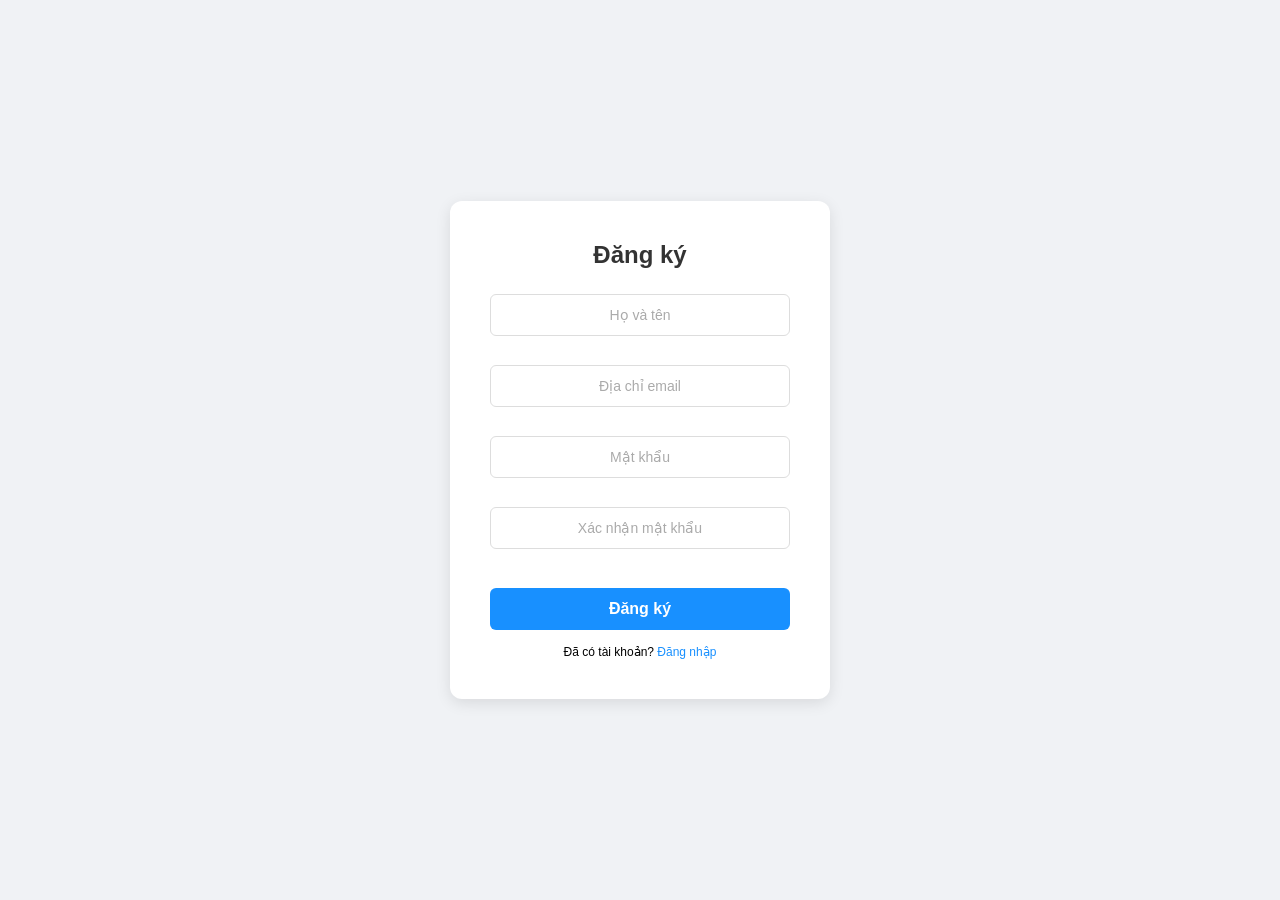
<file: index.html>
<!DOCTYPE html>
<html lang="vi">

<head>
    <meta charset="UTF-8">
    <meta name="viewport" content="width=device-width, initial-scale=1.0">
    <title>Đăng ký - Quản lý dự án</title>
    <link rel="stylesheet" href="../css/register.css">
</head>

<body>
    <div class="auth-wrapper">
        <div class="auth-card">
            <h2>Đăng ký</h2>
            <form id="registerForm">
                <div class="input-group">
                    <input type="text" id="fullname" placeholder="Họ và tên">
                    <span class="error-text" id="nameError"></span>
                </div>
                <div class="input-group">
                    <input type="text" id="email" placeholder="Địa chỉ email">
                    <span class="error-text" id="emailError"></span>
                </div>
                <div class="input-group">
                    <input type="password" id="password" placeholder="Mật khẩu">
                    <span class="error-text" id="passError"></span>
                </div>
                <div class="input-group">
                    <input type="password" id="confirmPassword" placeholder="Xác nhận mật khẩu">
                    <span class="error-text" id="confirmError"></span>
                </div>
                <button type="submit" class="btn-blue">Đăng ký</button>
                <p>Đã có tài khoản? <a href="../pages/login.html">Đăng nhập</a></p>
            </form>
        </div>
    </div>
    <script src="../js/register.js"></script>
</body>

</html>
</file>
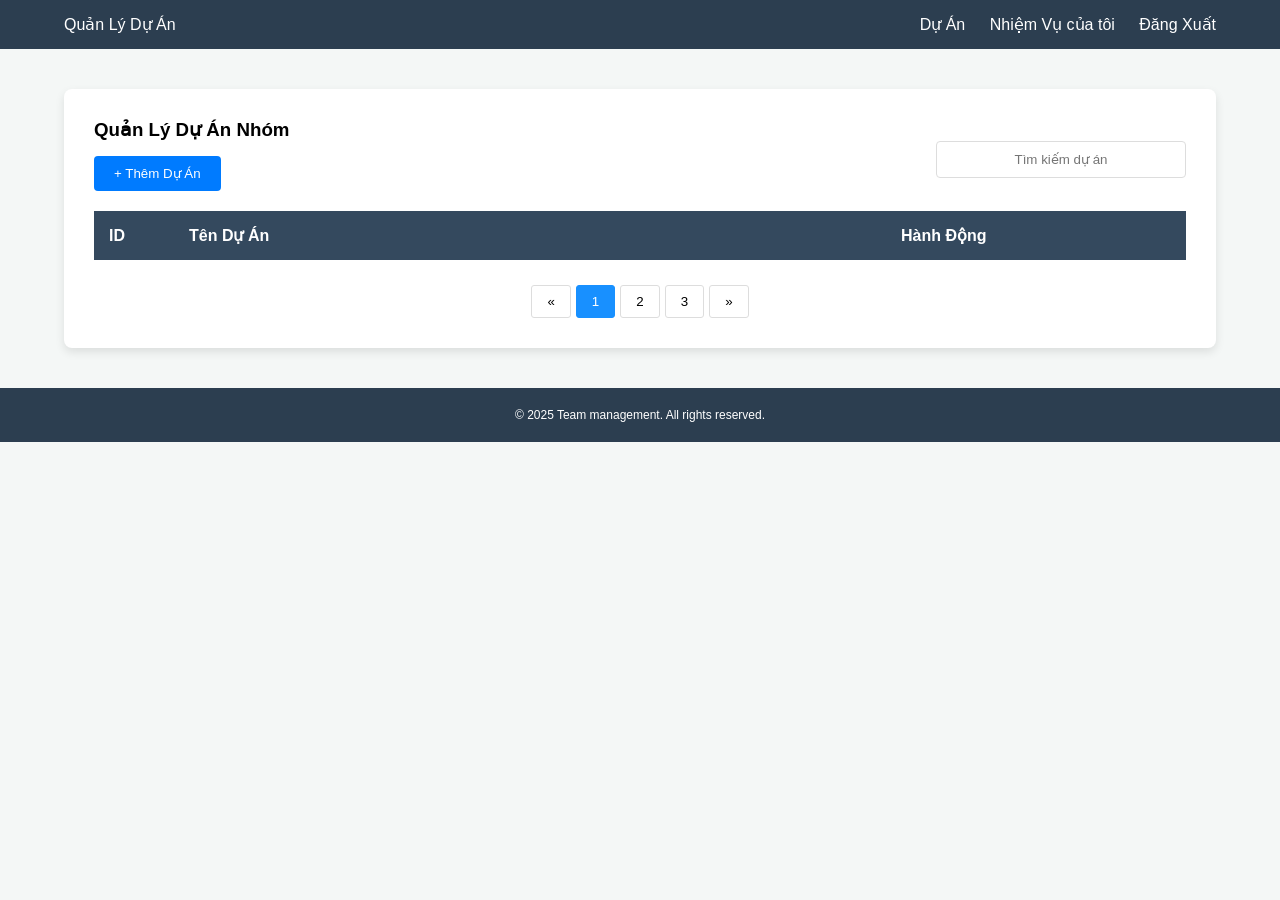
<file: dashboard.html>
<!DOCTYPE html>
<html lang="vi">

<head>
    <meta charset="UTF-8">
    <meta name="viewport" content="width=device-width, initial-scale=1.0">
    <title>Quản Lý Dự Án - Dashboard</title>
    <link rel="stylesheet" href="../css/dashboard.css">
</head>

<body>
    <nav class="navbar">
        <div class="nav-brand">Quản Lý Dự Án</div>
        <div class="nav-links">
            <span>Dự Án</span>
            <span>Nhiệm Vụ của tôi</span>
            <a href="../pages/login.html" id="logoutBtn">Đăng Xuất</a>
        </div>
    </nav>

    <div class="main-content">
        <div class="card">
            <h3>Quản Lý Dự Án Nhóm</h3>
            <div class="toolbar">
                <button class="btn-add" id="openAddModal">+ Thêm Dự Án</button>
                <div class="search-box">
                    <input type="text" id="searchInput" placeholder="Tìm kiếm dự án">
                </div>
            </div>

            <table class="data-table">
                <thead>
                    <tr>
                        <th style="width: 80px;">ID</th>
                        <th>Tên Dự Án</th>
                        <th style="width: 300px;">Hành Động</th>
                    </tr>
                </thead>
                <tbody id="projectList">
                    
                </tbody>
            </table>

            <div class="pagination">
                <button>&laquo;</button>
                <button class="active">1</button>
                <button>2</button>
                <button>3</button>
                <button>&raquo;</button>
            </div>
        </div>
    </div>

    <div class="modal-overlay" id="projectModal">
        <div class="modal-box">
            <div class="modal-header">
                <h3>Thêm/sửa dự án</h3>
                <span class="close-btn" onclick="closeProjectModal()">&times;</span>
            </div>
            <div class="modal-body">
                <form id="projectForm">
                    <div class="input-group">
                        <label>Tên dự án</label>
                        <input type="text" id="projectName" placeholder="Nhập tên dự án">
                        <span class="error-text" id="nameError" style="display: none; color: red;">Tên danh mục đã tồn tại</span>
                    </div>
                    <div class="input-group">
                        <label>Mô tả dự án</label>
                        <textarea id="projectDesc" rows="4"></textarea>
                    </div>
                </form>
            </div>
            <div class="modal-footer">
                <button class="btn-cancel" onclick="closeProjectModal()">Huỷ</button>
                <button class="btn-save" id="saveProjectBtn">Lưu</button>
            </div>
        </div>
    </div>

    <div class="modal-overlay" id="deleteConfirmModal">
        <div class="modal-box small-modal">
            <div class="modal-header no-border">
                <h3>Xác nhận xoá</h3>
                <span class="close-btn" onclick="closeDeleteModal()">&times;</span>
            </div>
            <div class="modal-body text-center">
                <p>Bạn chắc chắn muốn xoá dự án này?</p>
            </div>
            <div class="modal-footer no-border center-actions">
                <button class="btn-cancel" onclick="closeDeleteModal()">Huỷ</button>
                <button class="btn-delete-confirm" id="confirmDeleteBtn">Xoá</button>
            </div>
        </div>
    </div>
    <footer class="footer">
        © 2025 Team management. All rights reserved.
    </footer>
    <script src="../js/dashboard.js"></script>
</body>

</html>
</file>
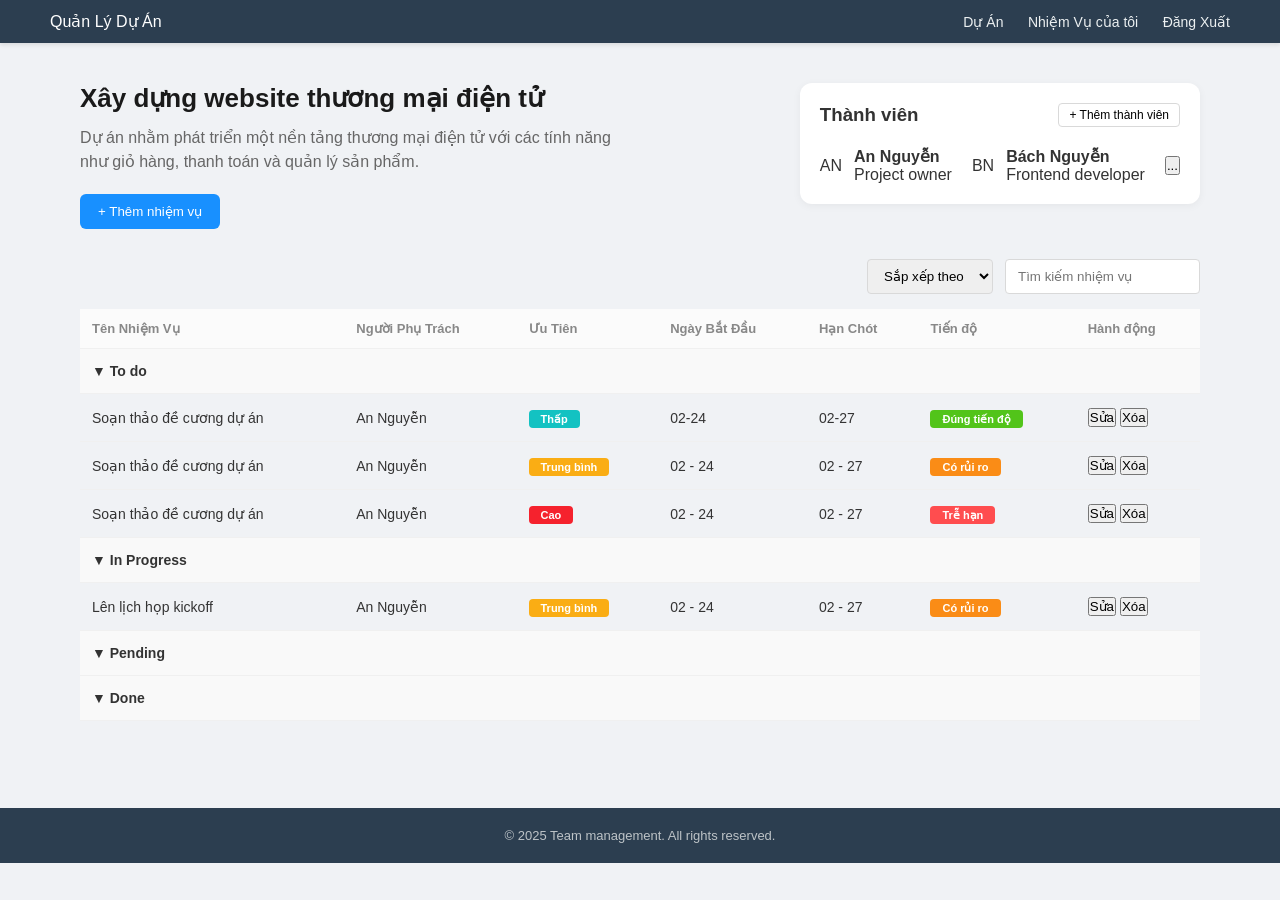
<file: detail.html>
<!DOCTYPE html>
<html lang="vi">

<head>
    <meta charset="UTF-8">
    <meta name="viewport" content="width=device-width, initial-scale=1.0">
    <title>Chi Tiết Dự Án</title>
    <link rel="stylesheet" href="../css/detail.css">
</head>

<body>
    <nav class="navbar">
        <div class="nav-brand">Quản Lý Dự Án</div>
        <div class="nav-links">
            <a href="dashboard.html">Dự Án</a>
            <span>Nhiệm Vụ của tôi</span>
            <a href="login.html">Đăng Xuất</a>
        </div>
    </nav>

    <div class="container">
        <div class="project-header">
            <div class="project-info">
                <h1>Xây dựng website thương mại điện tử</h1>
                <p>Dự án nhằm phát triển một nền tảng thương mại điện tử với các tính năng như giỏ hàng, thanh toán và
                    quản lý sản phẩm.</p>
                <button class="btn-add-task" onclick="openModal('taskModal')">+ Thêm nhiệm vụ</button>
            </div>

            <div class="member-section">
                <div class="member-header">
                    <h3>Thành viên</h3>
                    <button class="btn-outline" onclick="openModal('addMemberModal')">+ Thêm thành viên</button>
                </div>
                <div class="member-list">
                    <div class="member-item">
                        <div class="avatar blue">AN</div>
                        <div>
                            <strong>An Nguyễn</strong><br>
                            <span>Project owner</span>
                        </div>
                    </div>
                    <div class="member-item">
                        <div class="avatar purple">BN</div>
                        <div>
                            <strong>Bách Nguyễn</strong><br>
                            <span>Frontend developer</span>
                        </div>
                    </div>
                    <button class="btn-more" onclick="openModal('memberListModal')">...</button>
                </div>
            </div>
        </div>

        <div class="toolbar">
            <select class="sort-select">
                <option>Sắp xếp theo</option>
            </select>
            <input type="text" placeholder="Tìm kiếm nhiệm vụ" class="search-task">
        </div>

        <div class="task-table-container">
            <table class="task-table">
                <thead>
                    <tr>
                        <th>Tên Nhiệm Vụ</th>
                        <th>Người Phụ Trách</th>
                        <th>Ưu Tiên</th>
                        <th>Ngày Bắt Đầu</th>
                        <th>Hạn Chót</th>
                        <th>Tiến độ</th>
                        <th>Hành động</th>
                    </tr>
                </thead>
                <tbody id="taskBody">
                    <tr class="group-row">
                        <td colspan="7">▼ To do</td>
                    </tr>
                    <tr>
                        <td>Soạn thảo đề cương dự án</td>
                        <td>An Nguyễn</td>
                        <td><span class="badge priority-low">Thấp</span></td>
                        <td>02-24</td>
                        <td>02-27</td>
                        <td><span class="badge status-good">Đúng tiến độ</span></td>
                        <td>
                            <button class="btn-edit" onclick="openModal('taskModal')">Sửa</button>
                            <button class="btn-del" onclick="openModal('deleteConfirmModal')">Xóa</button>
                        </td>
                    </tr>
                    <tr>
                        <td>Soạn thảo đề cương dự án</td>
                        <td>An Nguyễn</td>
                        <td><span class="badge priority-medium">Trung bình</span></td>
                        <td class="date-cell">02 - 24</td>
                        <td class="date-cell blue-text">02 - 27</td>
                        <td><span class="badge status-risk">Có rủi ro</span></td>
                        <td>
                            <button class="btn-edit" onclick="openModal('taskModal')">Sửa</button>
                            <button class="btn-del" onclick="openModal('deleteConfirmModal')">Xóa</button>
                        </td>
                    </tr>
                    <tr>
                        <td>Soạn thảo đề cương dự án</td>
                        <td>An Nguyễn</td>
                        <td><span class="badge priority-high">Cao</span></td>
                        <td class="date-cell">02 - 24</td>
                        <td class="date-cell blue-text">02 - 27</td>
                        <td><span class="badge status-late">Trễ hạn</span></td>
                        <td>
                            <button class="btn-edit">Sửa</button>
                            <button class="btn-del">Xóa</button>
                        </td>

                    <tr class="group-row">
                        <td colspan="7">▼ In Progress</td>
                    </tr>
                    <tr>
                        <td>Lên lịch họp kickoff</td>
                        <td>An Nguyễn</td>
                        <td><span class="badge priority-medium">Trung bình</span></td>
                        <td class="date-cell">02 - 24</td>
                        <td class="date-cell blue-text">02 - 27</td>
                        <td><span class="badge status-risk">Có rủi ro</span></td>
                        <td>
                            <button class="btn-edit" onclick="openModal('taskModal')">Sửa</button>
                            <button class="btn-del" onclick="openModal('deleteConfirmModal')">Xóa</button>
                        </td>
                    </tr>
                    <tr class="group-row">
                        <td colspan="7">▼ Pending</td>
                    </tr>
                    <tr class="group-row">
                        <td colspan="7">▼ Done</td>
                    </tr>
                </tbody>
            </table>
        </div>
    </div>

    <div class="modal-overlay" id="taskModal">
        <div class="modal-box">
            <div class="modal-header">
                <h3>Thêm/sửa nhiệm vụ</h3>
                <span class="close-btn" onclick="closeModal('taskModal')">&times;</span>
            </div>
            <div class="modal-body">
                <div class="form-group">
                    <label>Tên nhiệm vụ</label>
                    <input type="text" class="input-error" value="Soạn thảo đề cương dự án"
                        placeholder="Nhập tên nhiệm vụ...">
                    <!-- <span class="error-text">Tên nhiệm vụ đã tồn tại</span> -->
                </div>

                <div class="form-group">
                    <label>Người phụ trách</label>
                    <select>
                        <option>Chọn người phụ trách</option>
                        <option selected>An Nguyễn</option>
                        <option>Bách Nguyễn</option>
                    </select>
                </div>

                <div class="form-group">
                    <label>Trạng thái</label>
                    <select>
                        <option>Chọn trạng thái nhiệm vụ</option>
                        <option selected>To do</option>
                        <option>In Progress</option>
                    </select>
                </div>


                <div class="form-group">
                    <label>Ngày bắt đầu</label>
                    <input type="date">
                </div>
                <div class="form-group">
                    <label>Hạn cuối</label>
                    <input type="date">
                </div>

                <div class="form-group">
                    <label>Độ ưu tiên</label>
                    <select>
                        <option>Chọn độ ưu tiên</option>
                        <option selected>Thấp</option>
                        <option>Trung bình</option>
                        <option>Cao</option>
                    </select>
                </div>
                <div class="form-group">
                    <label>Tiến độ</label>
                    <select>
                        <option>Chọn tiến độ</option>
                        <option selected>Đúng tiến độ</option>
                        <option>Có rủi ro</option>
                        <option>Trễ hạn</option>
                    </select>
                </div>
            </div>
            <div class="modal-footer">
                <button class="btn-gray" onclick="closeModal('taskModal')">Huỷ</button>
                <button class="btn-blue">Lưu</button>
            </div>
        </div>
    </div>

    <div class="modal-overlay" id="memberListModal">
        <div class="modal-box">
            <div class="modal-header">
                <h3>Thành viên</h3>
                <span class="close-btn" onclick="closeModal('memberListModal')">&times;</span>
            </div>
            <div class="modal-body">
                <div class="member-row-item">
                    <div class="mem-info">
                        <div class="avatar blue">AN</div>
                        <div><strong>An Nguyễn</strong><br><small>nguyenquangan@gmail.com</small></div>
                    </div>
                    <button class="btn-del" style="width: auto;">Xóa</button>
                </div>
            </div>
            <div class="modal-footer">
                <button class="btn-gray" onclick="closeModal('memberListModal')">Đóng</button>
            </div>
        </div>
    </div>

    <div class="modal-overlay" id="addMemberModal">
        <div class="modal-box small">
            <div class="modal-header">
                <h3>Thêm thành viên</h3>
                <span class="close-btn" onclick="closeModal('addMemberModal')">&times;</span>
            </div>
            <div class="modal-body">
                <div class="form-group">
                    <label>Email</label>
                    <input type="email" placeholder="Nhập email...">
                </div>
            </div>
            <div class="modal-footer">
                <button class="btn-gray" onclick="closeModal('addMemberModal')">Huỷ</button>
                <button class="btn-blue">Lưu</button>
            </div>
        </div>
    </div>

    <div class="modal-overlay" id="deleteConfirmModal">
        <div class="modal-box tiny">
            <div class="modal-header">
                <h3>Xác nhận xoá</h3>
            </div>
            <div class="modal-body">
                <p style="text-align:center">Bạn chắc chắn muốn xoá?</p>
            </div>
            <div class="modal-footer">
                <button class="btn-gray" onclick="closeModal('deleteConfirmModal')">Huỷ</button>
                <button class="btn-del" style="width: auto; padding: 8px 20px;">Xoá</button>
            </div>
        </div>
    </div>

    <footer class="footer">© 2025 Team management. All rights reserved.</footer>

    <script src="../js/detail.js"></script>
</body>

</html>
</file>
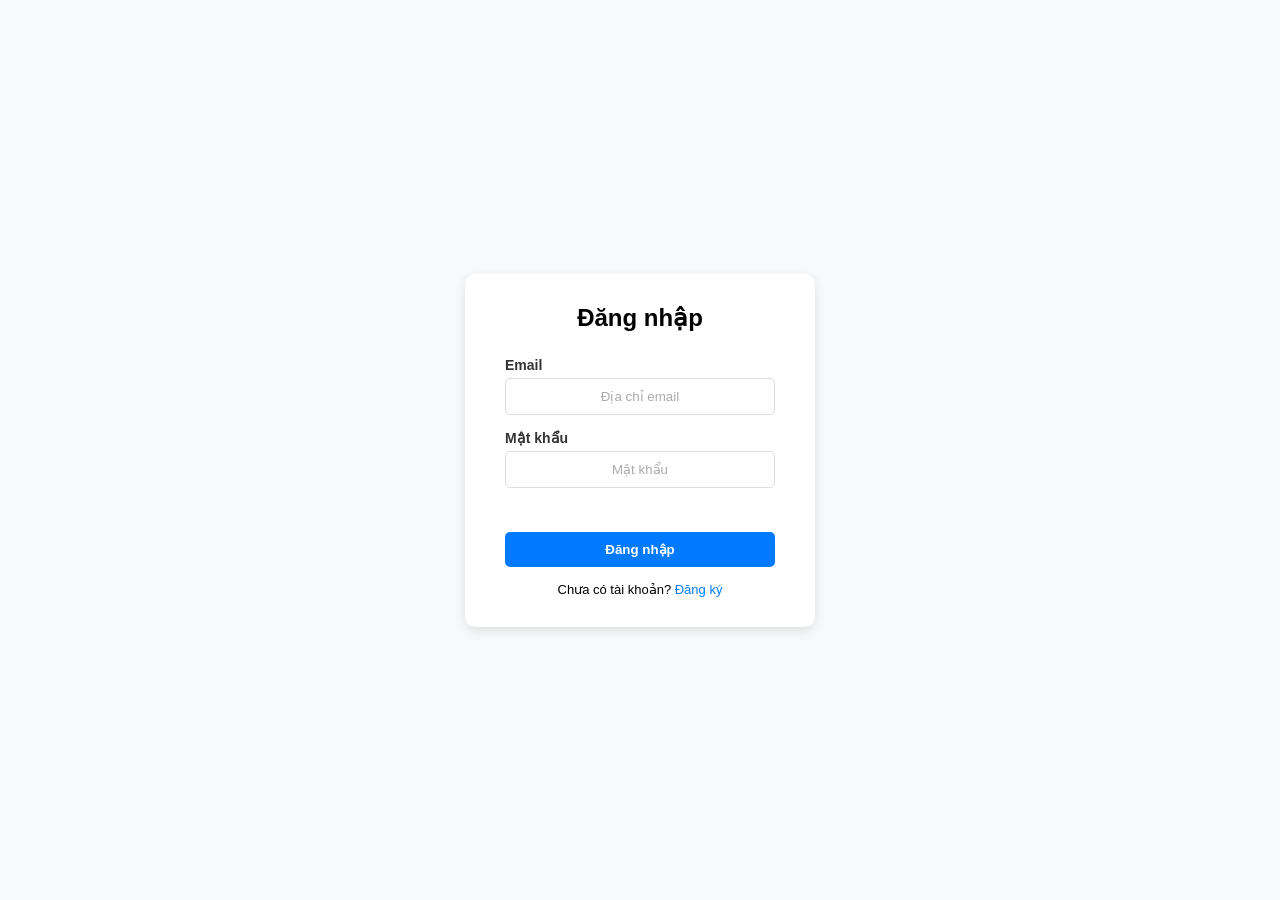
<file: login.html>
<!DOCTYPE html>
<html lang="vi">

<head>
    <meta charset="UTF-8">
    <meta name="viewport" content="width=device-width, initial-scale=1.0">
    <title>Đăng nhập - Quản lý dự án</title>
    <link rel="stylesheet" href="../css/login.css">
</head>

<body>
    <div class="auth-wrapper">
        <div class="auth-card">
            <h2>Đăng nhập</h2>
            <form id="loginForm">
                <div class="input-group">
                    <label>Email</label>
                    <input type="text" id="email" placeholder="Địa chỉ email">
                </div>
                <div class="input-group">
                    <label>Mật khẩu</label>
                    <input type="password" id="password" placeholder="Mật khẩu">
                    <span class="error-msg" id="loginError"></span>
                </div>
                <button type="submit" class="btn-blue">Đăng nhập</button>
                <p>Chưa có tài khoản? <a href="../pages/index.html">Đăng ký</a></p>
            </form>
        </div>
    </div>
    <script src="../js/login.js"></script>
</body>

</html>
</file>
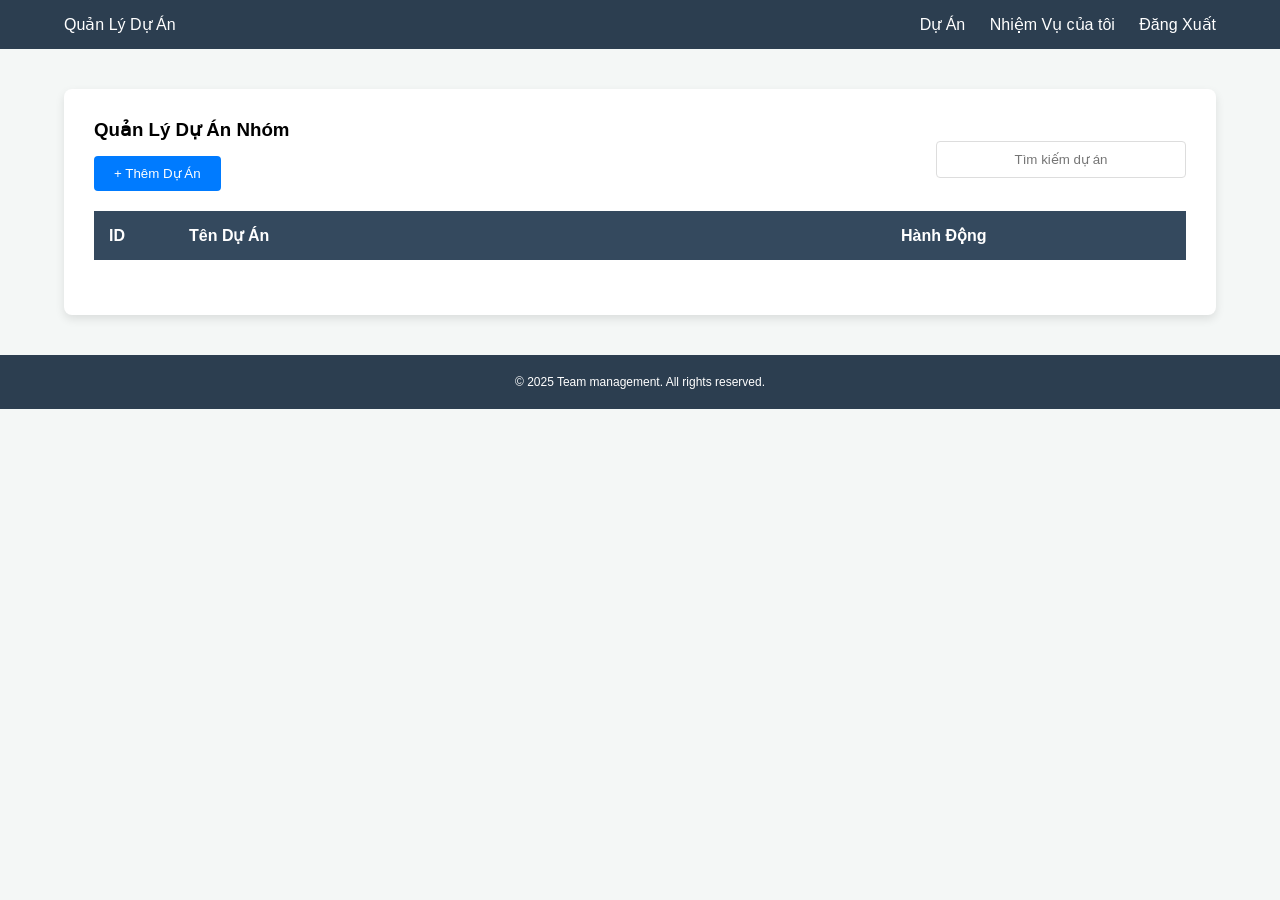
<file: pages/dashboard.html>
<!DOCTYPE html>
<html lang="vi">

<head>
    <meta charset="UTF-8">
    <meta name="viewport" content="width=device-width, initial-scale=1.0">
    <title>Quản Lý Dự Án - Dashboard</title>
    <link rel="stylesheet" href="../css/dashboard.css">
</head>

<body>
    <nav class="navbar">
        <div class="nav-brand">Quản Lý Dự Án</div>
        <div class="nav-links">
            <span>Dự Án</span>
            <span>Nhiệm Vụ của tôi</span>
            <a href="../pages/login.html" id="logoutBtn">Đăng Xuất</a>
        </div>
    </nav>

    <div class="main-content">
        <div class="card">
            <h3>Quản Lý Dự Án Nhóm</h3>
            <div class="toolbar">
                <button class="btn-add" id="openAddModal">+ Thêm Dự Án</button>
                <div class="search-box">
                    <input type="text" id="searchInput" placeholder="Tìm kiếm dự án">
                </div>
            </div>

            <table class="data-table">
                <thead>
                    <tr>
                        <th style="width: 80px;">ID</th>
                        <th>Tên Dự Án</th>
                        <th style="width: 300px;">Hành Động</th>
                    </tr>
                </thead>
                <tbody id="projectList">
                    </tbody>
            </table>

            <div class="pagination" id="pagination">
                </div>
        </div>
    </div>

    <div class="modal-overlay" id="projectModal">
        <div class="modal-box">
            <div class="modal-header">
                <h3 id="modalTitle">Thêm dự án</h3>
                <span class="close-btn" onclick="closeProjectModal()">&times;</span>
            </div>
            <div class="modal-body">
                <form id="projectForm">
                    <div class="input-group">
                        <label>Tên dự án</label>
                        <input type="text" id="projectName" placeholder="Nhập tên dự án">
                        <span class="error-text" id="nameError"></span>
                    </div>
                    <div class="input-group">
                        <label>Mô tả dự án</label>
                        <textarea id="projectDesc" rows="4" placeholder="Nhập mô tả dự án"></textarea>
                        <span class="error-text" id="descError"></span>
                    </div>
                </form>
            </div>
            <div class="modal-footer">
                <button class="btn-cancel" onclick="closeProjectModal()">Huỷ</button>
                <button class="btn-save" id="saveProjectBtn">Lưu</button>
            </div>
        </div>
    </div>

    <div class="modal-overlay" id="deleteConfirmModal">
        <div class="modal-box small-modal">
            <div class="modal-header no-border">
                <h3>Xác nhận xoá</h3>
                <span class="close-btn" onclick="closeDeleteModal()">&times;</span>
            </div>
            <div class="modal-body text-center">
                <p>Bạn chắc chắn muốn xoá dự án này?</p>
            </div>
            <div class="modal-footer no-border center-actions">
                <button class="btn-cancel" onclick="closeDeleteModal()">Huỷ</button>
                <button class="btn-delete-confirm" id="confirmDeleteBtn">Xoá</button>
            </div>
        </div>
    </div>

    <footer class="footer">
        © 2025 Team management. All rights reserved.
    </footer>
    <script src="../js/dashboard.js"></script>
</body>

</html>
</file>
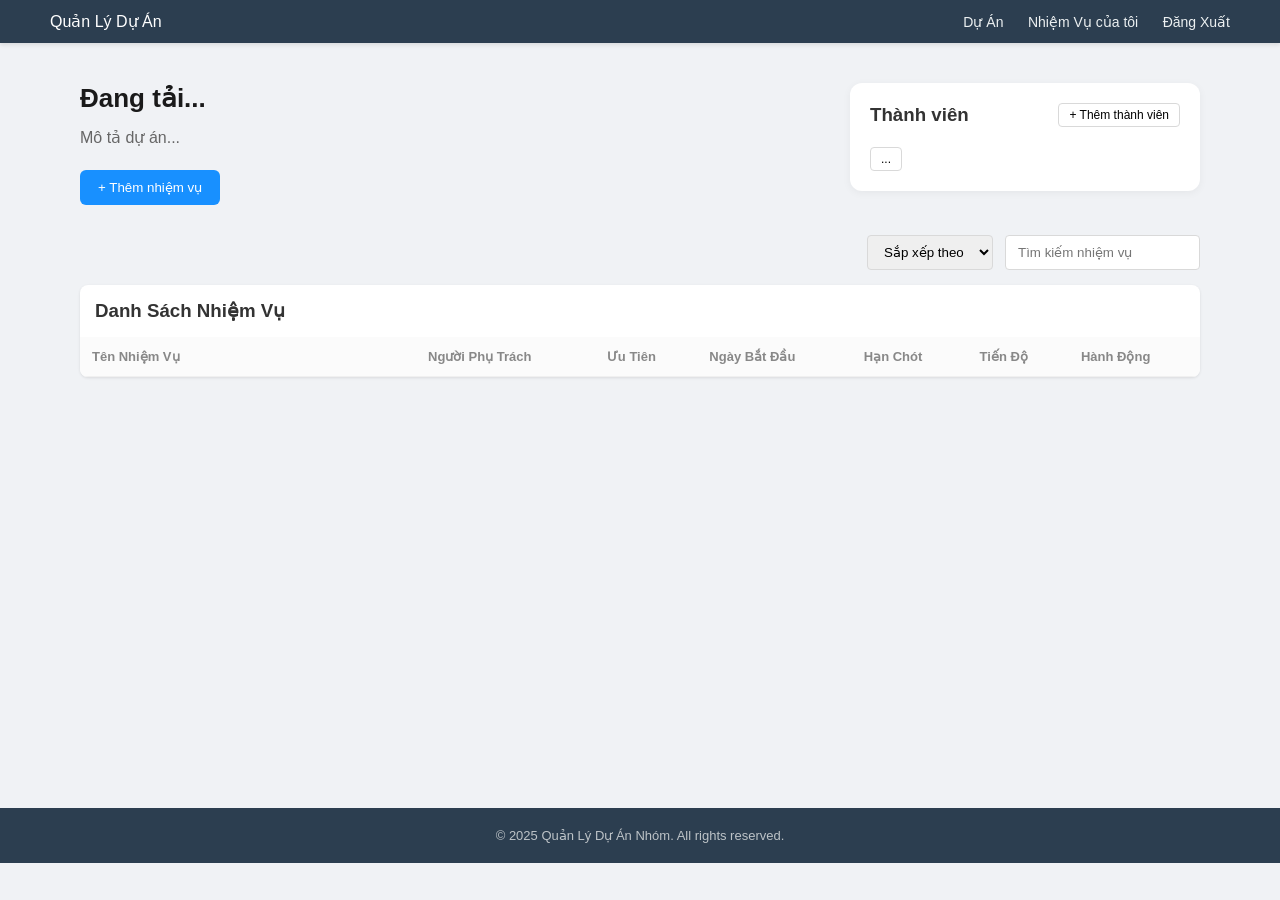
<file: pages/detail.html>
<!DOCTYPE html>
<html lang="vi">

<head>
    <meta charset="UTF-8">
    <meta name="viewport" content="width=device-width, initial-scale=1.0">
    <title>Chi Tiết Dự Án</title>
    <link rel="stylesheet" href="../css/detail.css">
</head>

<body>
    <nav class="navbar">
        <div class="logo">Quản Lý Dự Án</div>
        <div class="nav-links">
            <a href="#">Dự Án</a>
            <a href="#">Nhiệm Vụ của tôi</a>
            <a href="../pages/login.html" id="logoutBtn">Đăng Xuất</a>
        </div>
    </nav>

    <div class="container">
        <div class="project-header">
            <div class="project-info">
                <h1 id="displayProjectName">Đang tải...</h1>
                <p id="displayProjectDesc">Mô tả dự án...</p>
                <button class="btn-add-task" onclick="openModal('taskModal')">+ Thêm nhiệm vụ</button>
            </div>

            <div class="member-section">
                <div class="member-header">
                    <h3>Thành viên</h3>
                    <button class="btn-outline">+ Thêm thành viên</button>
                </div>
                <div class="member-list" id="memberList">
                    <button class="btn-outline btn-more">...</button>
                </div>
            </div>
        </div>

        <div class="toolbar">
            <select class="sort-select">
                <option>Sắp xếp theo</option>
            </select>
            <input type="text" class="search-task" placeholder="Tìm kiếm nhiệm vụ">
        </div>

        <div class="task-card">
            <h3 style="padding: 15px;">Danh Sách Nhiệm Vụ</h3>
            <table class="task-table">
                <thead>
                    <tr>
                        <th style="width: 30%;">Tên Nhiệm Vụ</th>
                        <th>Người Phụ Trách</th>
                        <th class="text-center">Ưu Tiên</th>
                        <th class="text-center">Ngày Bắt Đầu</th>
                        <th class="text-center">Hạn Chót</th>
                        <th class="text-center">Tiến Độ</th>
                        <th class="text-center">Hành Động</th>
                    </tr>
                </thead>
                <tbody id="taskBody"></tbody>
            </table>
        </div>
    </div>

    <div id="taskModal" class="modal-overlay">
        <div class="modal-box">
            <div class="modal-header">
                <span id="taskModalTitle">Thêm nhiệm vụ</span>
                <span class="close-btn" onclick="closeModal('taskModal')">&times;</span>
            </div>
            <div class="modal-body">
                <div class="form-group">
                    <label>Tên nhiệm vụ</label>
                    <input type="text" id="taskNameInput" placeholder="Nhập tên nhiệm vụ">
                </div>
                <div class="form-group">
                    <label>Người phụ trách</label>
                    <select id="taskAssignee"></select> 
                </div>
                <div class="form-group">
                    <label>Trạng thái nhóm</label>
                    <select id="taskStatus">
                        <option value="To do">To do</option>
                        <option value="In Progress">In Progress</option>
                        <option value="Pending">Pending</option>
                        <option value="Done">Done</option>
                    </select>
                </div>

                <div class="form-group" style="flex: 1;">
                    <label>Ngày bắt đầu</label>
                    <input type="date" id="taskStartDate">
                </div>
                <div class="form-group" style="flex: 1;">
                    <label>Hạn chót</label>
                    <input type="date" id="taskDueDate">
                </div>

                <div class="form-group">
                    <label>Mức độ ưu tiên</label>
                    <select id="taskPriority">
                        <option value="Thấp">Thấp</option>
                        <option value="Trung bình">Trung bình</option>
                        <option value="Cao">Cao</option>
                    </select>
                </div>
                <div class="form-group">
                    <label>Tiến độ</label>
                    <select id="taskProgress">
                        <option value="Đúng tiến độ">Đúng tiến độ</option>
                        <option value="Có rủi ro">Có rủi ro</option>
                        <option value="Trễ hạn">Trễ hạn</option>
                    </select>
                </div>
            </div>
            <div class="modal-footer">
                <button class="btn-gray" onclick="closeModal('taskModal')">Hủy</button>
                <button id="saveTaskBtn" class="btn-blue">Lưu lại</button>
            </div>
        </div>
    </div>

    <div id="deleteConfirmModal" class="modal-overlay">
        <div class="modal-box tiny">
            <div class="modal-header"><span>Xác nhận xóa</span></div>
            <div class="modal-body">
                <p>Bạn có chắc muốn xóa nhiệm vụ này?</p>
            </div>
            <div class="modal-footer">
                <button class="btn-gray" onclick="closeModal('deleteConfirmModal')">Hủy</button>
                <button id="confirmDeleteTaskBtn" class="btn-red">Xóa ngay</button>
            </div>
        </div>
    </div>

    <footer class="footer">
        © 2025 Quản Lý Dự Án Nhóm. All rights reserved.
    </footer>

    <script src="../js/detail.js"></script>
</body>

</html>
</file>
<file: css/register.css>
* {
    margin: 0;
    padding: 0;
    box-sizing: border-box;
    font-family: 'Segoe UI', sans-serif;
}

body {
    background-color: #f0f2f5;
    font-family: sans-serif;
    margin: 0;
}

.auth-wrapper {
    display: flex;
    justify-content: center;
    align-items: center;
    height: 100vh;
}

.auth-card {
    background: white;
    padding: 40px;
    border-radius: 12px;
    box-shadow: 0 4px 15px rgba(0, 0, 0, 0.1);
    width: 100%;
    max-width: 380px;
    text-align: center;
}

h2 {
    margin-bottom: 25px;
    color: #333;
}

.input-group {
    margin-bottom: 10px;
    text-align: left;
}

input {
    width: 100%;
    padding: 12px;
    border: 1px solid #ddd;
    border-radius: 6px;
    box-sizing: border-box;
    font-size: 14px;
}

input::placeholder {
    text-align: center;
    color: #aaa;
}

.error-text {
    color: #ff4d4f;
    font-size: 11px;
    margin-top: 5px;
    display: block;
    height: 14px;
}

.btn-blue {
    width: 100%;
    padding: 12px;
    background-color: #1890ff;
    color: white;
    border: none;
    border-radius: 6px;
    cursor: pointer;
    font-size: 16px;
    font-weight: bold;
    margin-top: 10px;
}

.btn-blue:hover {
    background-color: #40a9ff;
}

p {
    font-size: 12px;
    margin-top: 15px;
}

p a {
    color: #1890ff;
    text-decoration: none;
}
.input-error {
    border: 1px solid #ff4d4f !important;
    background-color: #ffffff !important; 
    outline: none;
}
</file>
<file: css/dashboard.css>
* {
    margin: 0;
    padding: 0;
    box-sizing: border-box;
    font-family: 'Segoe UI', sans-serif;
}

body {
    background-color: #f4f7f6;
    font-family: sans-serif;
    margin: 0;
}

.navbar {
    background: #2c3e50;
    color: white;
    padding: 15px 5%;
    display: flex;
    justify-content: space-between;
}

.nav-links span,
.nav-links a {
    margin-left: 20px;
    text-decoration: none;
    color: white;
    cursor: pointer;
}

.main-content {
    padding: 40px 5%;
}

.card {
    background: white;
    padding: 30px;
    border-radius: 8px;
    box-shadow: 0 4px 10px rgba(0, 0, 0, 0.1);
}

.toolbar {
    display: flex;
    justify-content: space-between;
    margin-bottom: 20px;
}

.btn-add {
    background: #007bff;
    color: white;
    border: none;
    padding: 10px 20px;
    border-radius: 4px;
    cursor: pointer;
    margin-top: 15px;
}

.search-box input {
    padding: 10px;
    width: 250px;
    border: 1px solid #ddd;
    border-radius: 4px;
}

.search-box input::placeholder {
    text-align: center;
}

.data-table {
    width: 100%;
    border-collapse: collapse;
}

.data-table th {
    background: #34495e;
    color: white;
    padding: 15px;
    text-align: left;
}

.data-table td {
    padding: 15px;
    border-bottom: 1px solid #eee;
}

.btn-yellow {
    background: #ffc107;
    border: none;
    padding: 6px 12px;
    border-radius: 4px;
    cursor: pointer;
    margin-right: 5px;
}

.btn-red {
    background: #dc3545;
    color: white;
    border: none;
    padding: 6px 12px;
    border-radius: 4px;
    cursor: pointer;
    margin-right: 5px;
}

.btn-blue {
    background: #1890ff;
    color: white;
    border: none;
    padding: 6px 12px;
    border-radius: 4px;
    cursor: pointer;
    text-decoration: none;
    display: inline-block;
}

.pagination {
    display: flex;
    justify-content: center;
    margin-top: 25px;
    gap: 5px;
}

.pagination button {
    padding: 8px 15px;
    border: 1px solid #ddd;
    background: white;
    cursor: pointer;
    border-radius: 3px;
}

.pagination button.active {
    background: #1890ff;
    color: white;
    border-color: #1890ff;
}

.modal-overlay {
    position: fixed;
    top: 0;
    left: 0;
    width: 100%;
    height: 100%;
    background: rgba(0, 0, 0, 0.6);
    display: none;
    justify-content: center;
    align-items: center;
    z-index: 1000;
}

.modal-overlay.active {
    display: flex;
}

.modal-box {
    background: white;
    width: 500px;
    border-radius: 10px;
    box-shadow: 0 5px 20px rgba(0, 0, 0, 0.3);
    overflow: hidden;
}

.small-modal {
    width: 400px;
}

.modal-header {
    padding: 15px 20px;
    border-bottom: 1px solid #eee;
    display: flex;
    justify-content: space-between;
    align-items: center;
}

.modal-header.no-border {
    border-bottom: none;
}

.close-btn {
    font-size: 24px;
    cursor: pointer;
    color: #999;
}

.modal-body {
    padding: 20px;
}

.text-center {
    text-align: center;
}

.input-group {
    margin-bottom: 15px;
}

.input-group label {
    display: block;
    margin-bottom: 5px;
    font-weight: bold;
    font-size: 14px;
}

.input-group input,
.input-group textarea {
    width: 100%;
    padding: 10px;
    border: 1px solid #ddd;
    border-radius: 6px;
    box-sizing: border-box;
}

.input-group input:focus {
    outline: none;
}

.input-error {
    border: 1.5px solid #ff4d4f !important; 
    background-color: #ffffff !important;
    outline: none; 
}

.error-text {
    color: #ff4d4f;
    font-size: 11px;
    margin-top: 5px;
    display: none;
}

.modal-footer {
    padding: 15px 20px;
    text-align: right;
    border-top: 1px solid #eee;
}

.modal-footer.no-border {
    border-top: none;
}

.center-actions {
    text-align: center;
}

.btn-cancel {
    background: #8c8c8c;
    color: white;
    border: none;
    padding: 8px 20px;
    border-radius: 5px;
    cursor: pointer;
    margin-right: 10px;
}

.btn-save {
    background: #1890ff;
    color: white;
    border: none;
    padding: 8px 25px;
    border-radius: 5px;
    cursor: pointer;
}

.btn-delete-confirm {
    background: #ff4d4f;
    color: white;
    border: none;
    padding: 8px 25px;
    border-radius: 5px;
    cursor: pointer;
}

.footer {
    text-align: center;
    padding: 20px;
    background: #2c3e50;
    color: white;
    font-size: 12px;
}
</file>
<file: css/detail.css>
* {
    margin: 0;
    padding: 0;
    box-sizing: border-box;
    font-family: 'Segoe UI', Tahoma, Geneva, Verdana, sans-serif;
}

body {
    background-color: #f0f2f5;
    color: #333;
}

.navbar {
    background: #2c3e50;
    color: white;
    padding: 12px 50px;
    display: flex;
    justify-content: space-between;
    align-items: center;
    box-shadow: 0 2px 4px rgba(0, 0, 0, 0.1);
}

.nav-links a,
.nav-links span {
    color: #ecf0f1;
    text-decoration: none;
    margin-left: 20px;
    font-size: 14px;
    cursor: pointer;
}

.container {
    padding: 40px 80px;
    min-height: 85vh;
}

.project-header {
    display: flex;
    justify-content: space-between;
    align-items: flex-start;
    margin-bottom: 30px;
    gap: 40px;
}

.project-info h1 {
    font-size: 26px;
    margin-bottom: 12px;
    color: #1a1a1a;
}

.project-info p {
    color: #666;
    line-height: 1.5;
    max-width: 550px;
}

.btn-add-task {
    background: #1890ff;
    color: white;
    border: none;
    padding: 10px 18px;
    border-radius: 6px;
    margin-top: 20px;
    cursor: pointer;
    font-weight: 500;
}

.member-section {
    background: white;
    padding: 20px;
    border-radius: 12px;
    min-width: 350px;
    box-shadow: 0 2px 8px rgba(0, 0, 0, 0.05);
}

.member-header {
    display: flex;
    justify-content: space-between;
    align-items: center;
    margin-bottom: 20px;
}

.member-list {
    display: flex;
    align-items: center;
    gap: 20px;
    flex-wrap: wrap;
}

.member-item {
    display: flex;
    align-items: center;
    gap: 12px;
}

.avatar-circle {
    width: 40px;
    height: 40px;
    border-radius: 50%;
    color: white;
    display: flex;
    align-items: center;
    justify-content: center;
    font-weight: bold;
    font-size: 14px;
}

.avatar-circle.blue {
    background-color: #1890ff;
}

.avatar-circle.purple {
    background-color: #722ed1;
}

.avatar-circle.green {
    background-color: #52c41a;
}

.avatar-circle.orange {
    background-color: #fa8c16;
}

.member-text {
    display: flex;
    flex-direction: column;
}

.member-text .name {
    font-size: 14px;
    font-weight: 600;
}

.member-text .role {
    font-size: 12px;
    color: #8c8c8c;
}

.task-card {
    background: white;
    border-radius: 8px;
    overflow: hidden;
    box-shadow: 0 1px 3px rgba(0, 0, 0, 0.1);
}

.task-table {
    width: 100%;
    border-collapse: collapse;
}

.task-table th {
    background: #fbfbfb;
    padding: 12px;
    text-align: left;
    font-size: 13px;
    color: #888;
    border-bottom: 1px solid #f0f0f0;
}

.task-table td {
    padding: 14px 12px;
    border-bottom: 1px solid #f0f0f0;
    font-size: 14px;
}

.group-row {
    background: #f9f9f9;
    font-weight: bold;
}

.badge {
    padding: 3px 12px;
    border-radius: 4px;
    font-size: 11px;
    color: white;
    font-weight: bold;
}

.priority-low {
    background: #13c2c2;
}

.priority-medium {
    background: #faad14;
}

.priority-high {
    background: #f5222d;
}

.status-good {
    background: #52c41a;
}

.status-risk {
    background: #fa8c16;
}

.status-late {
    background: #ff4d4f;
}

.date-cell.text-blue {
    color: #1890ff;
}

.btn-yellow {
    background: #ffc107;
    border: none;
    padding: 4px 10px;
    border-radius: 4px;
    cursor: pointer;
    font-weight: 500;
    margin-right: 4px;
}

.btn-red {
    background: #ff4d4f;
    color: white;
    border: none;
    padding: 4px 10px;
    border-radius: 4px;
    cursor: pointer;
    font-weight: 500;
}

.text-center {
    text-align: center;
}

.btn-outline {
    border: 1px solid #d9d9d9;
    background: white;
    padding: 4px 10px;
    border-radius: 4px;
    cursor: pointer;
    font-size: 12px;
}

.footer {
    text-align: center;
    padding: 20px;
    background: #2c3e50;
    color: #bdc3c7;
    font-size: 13px;
}

.toolbar {
    display: flex;
    justify-content: flex-end;
    gap: 12px;
    margin-bottom: 15px;
}

.search-task,
.sort-select {
    padding: 8px 12px;
    border: 1px solid #d9d9d9;
    border-radius: 4px;
}

.modal-overlay {
    position: fixed;
    top: 0;
    left: 0;
    width: 100%;
    height: 100%;
    background: rgba(0, 0, 0, 0.5);
    display: none;
    align-items: center;
    justify-content: center;
    z-index: 1000;
}

.modal-overlay.active {
    display: flex;
}

.modal-box {
    background: white;
    border-radius: 8px;
    width: 450px;
    max-width: 95%;
    max-height: 90vh;
    display: flex;
    flex-direction: column
}

.modal-box.tiny {
    width: 320px;
}

.modal-header {
    padding: 15px 20px;
    border-bottom: 1px solid #eee;
    display: flex;
    justify-content: space-between;
    font-weight: bold;
}

.modal-body {
    padding: 20px;
    overflow-y: auto;
    flex: 1;
}

.modal-footer {
    padding: 15px 20px;
    border-top: 1px solid #eee;
    display: flex;
    justify-content: flex-end;
    gap: 10px;
}

.form-group {
    margin-bottom: 15px;
}

.form-group label {
    display: block;
    font-size: 13px;
    font-weight: 600;
    margin-bottom: 5px;
}

.form-group input,
.form-group select {
    width: 100%;
    padding: 8px;
    border: 1px solid #ddd;
    border-radius: 4px;
}

.btn-gray {
    background: #8c8c8c;
    color: white;
    border: none;
    padding: 8px 15px;
    border-radius: 4px;
    cursor: pointer;
}

.btn-blue {
    background: #1890ff;
    color: white;
    border: none;
    padding: 8px 15px;
    border-radius: 4px;
    cursor: pointer;
}

.close-btn {
    cursor: pointer;
    font-size: 20px;
}
</file>
<file: css/login.css>
* {
    margin: 0;
    padding: 0;
    box-sizing: border-box;
    font-family: 'Segoe UI', sans-serif;
}

body {
    background-color: #f8f9fa;
    font-family: sans-serif;
    margin: 0;
}

.auth-wrapper {
    display: flex;
    justify-content: center;
    align-items: center;
    height: 100vh;
}

.auth-card {
    background: white;
    padding: 30px 40px;
    border-radius: 10px;
    width: 350px;
    box-shadow: 0 4px 12px rgba(0, 0, 0, 0.1);
}

h2 {
    text-align: center;
    margin-bottom: 25px;
}

.input-group {
    margin-bottom: 15px;
}

.input-group label {
    display: block;
    margin-bottom: 5px;
    font-weight: 600;
    font-size: 14px;
    color: #333;
}

input {
    width: 100%;
    padding: 10px;
    border: 1px solid #ddd;
    border-radius: 5px;
    box-sizing: border-box;
}

input::placeholder {
    text-align: center;
    color: #aaa;
}

.error-msg {
    color: #ff4d4f;
    font-size: 12px;
    margin-top: 5px;
    display: block;
    height: 14px;
}

.btn-blue {
    width: 100%;
    padding: 10px;
    background-color: #007bff;
    color: white;
    border: none;
    border-radius: 5px;
    cursor: pointer;
    font-weight: bold;
    margin-top: 10px;
}

.btn-blue:hover {
    background-color: #0056b3;
}

p {
    text-align: center;
    margin-top: 15px;
    font-size: 13px;
}

p a {
    color: #007bff;
    text-decoration: none;
}

.input-error {
    border: 1px solid #ff4d4f !important;
    outline: none;
}
</file>
